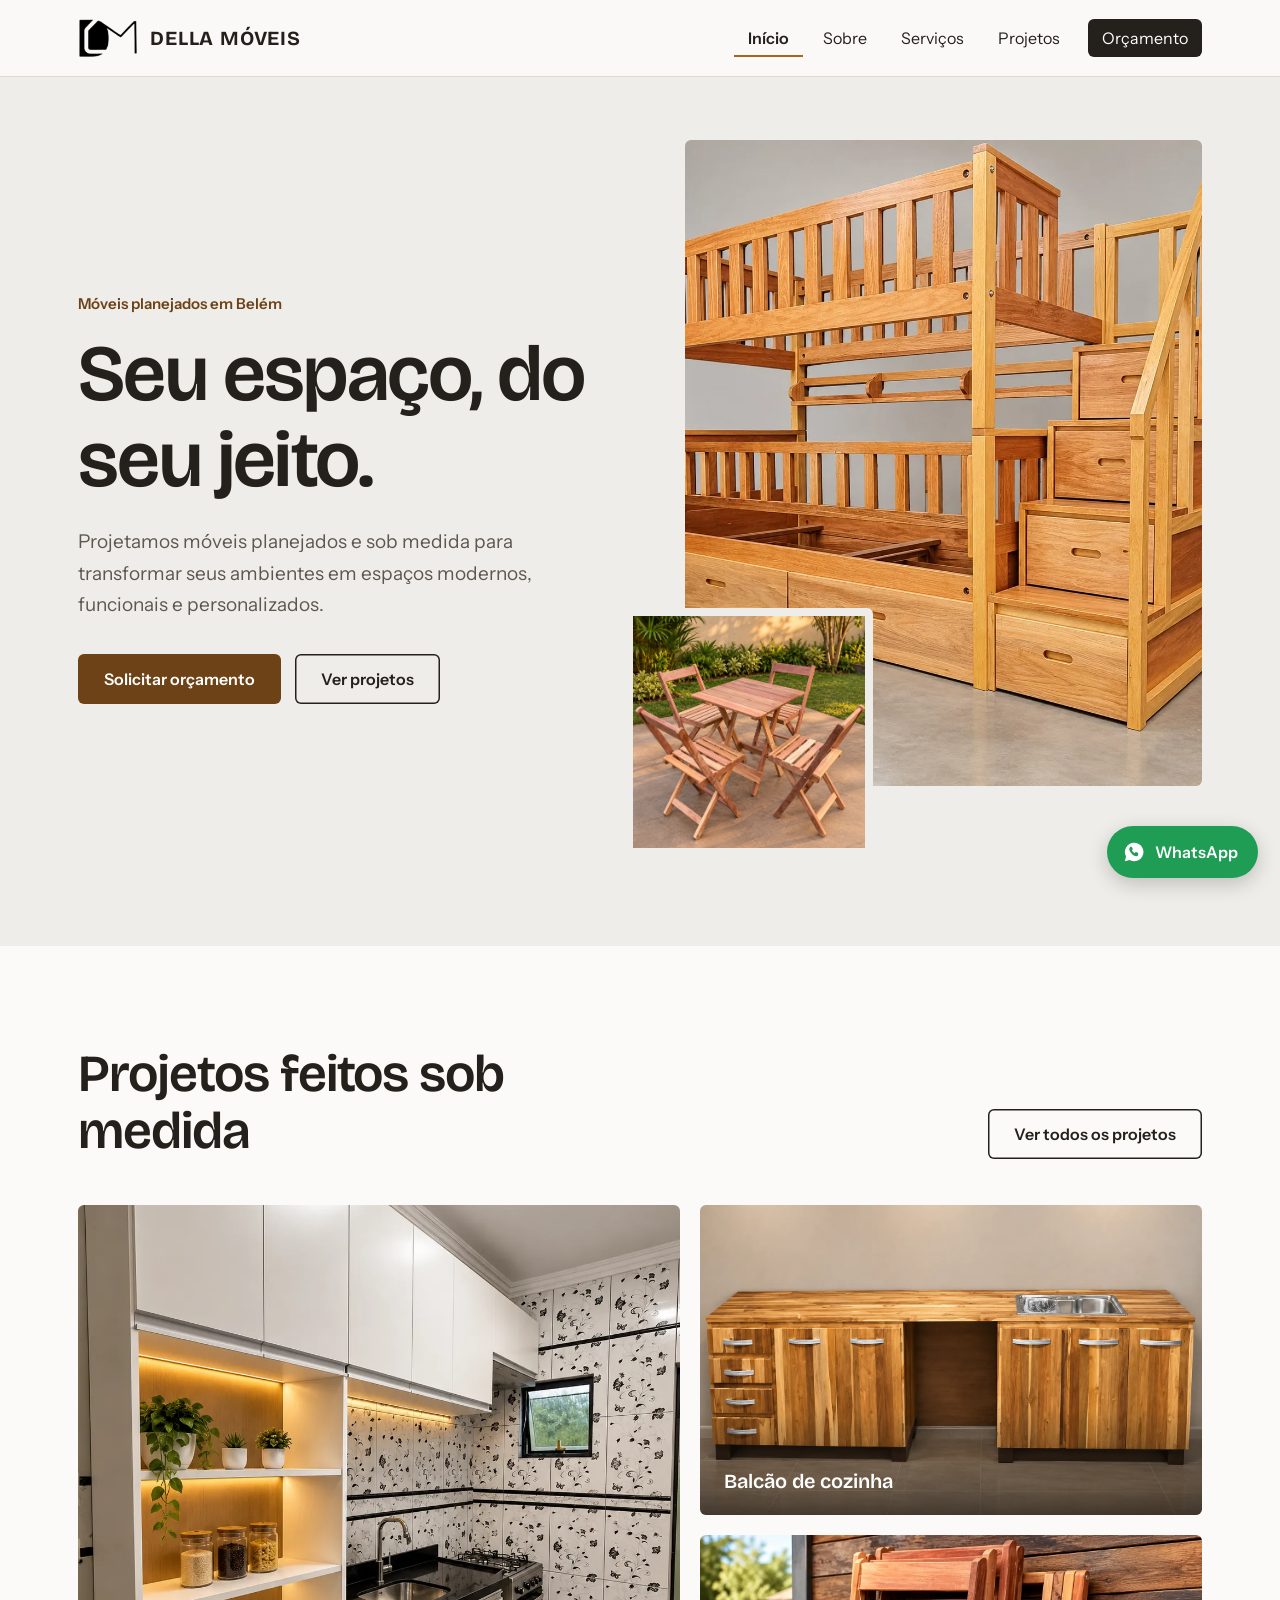
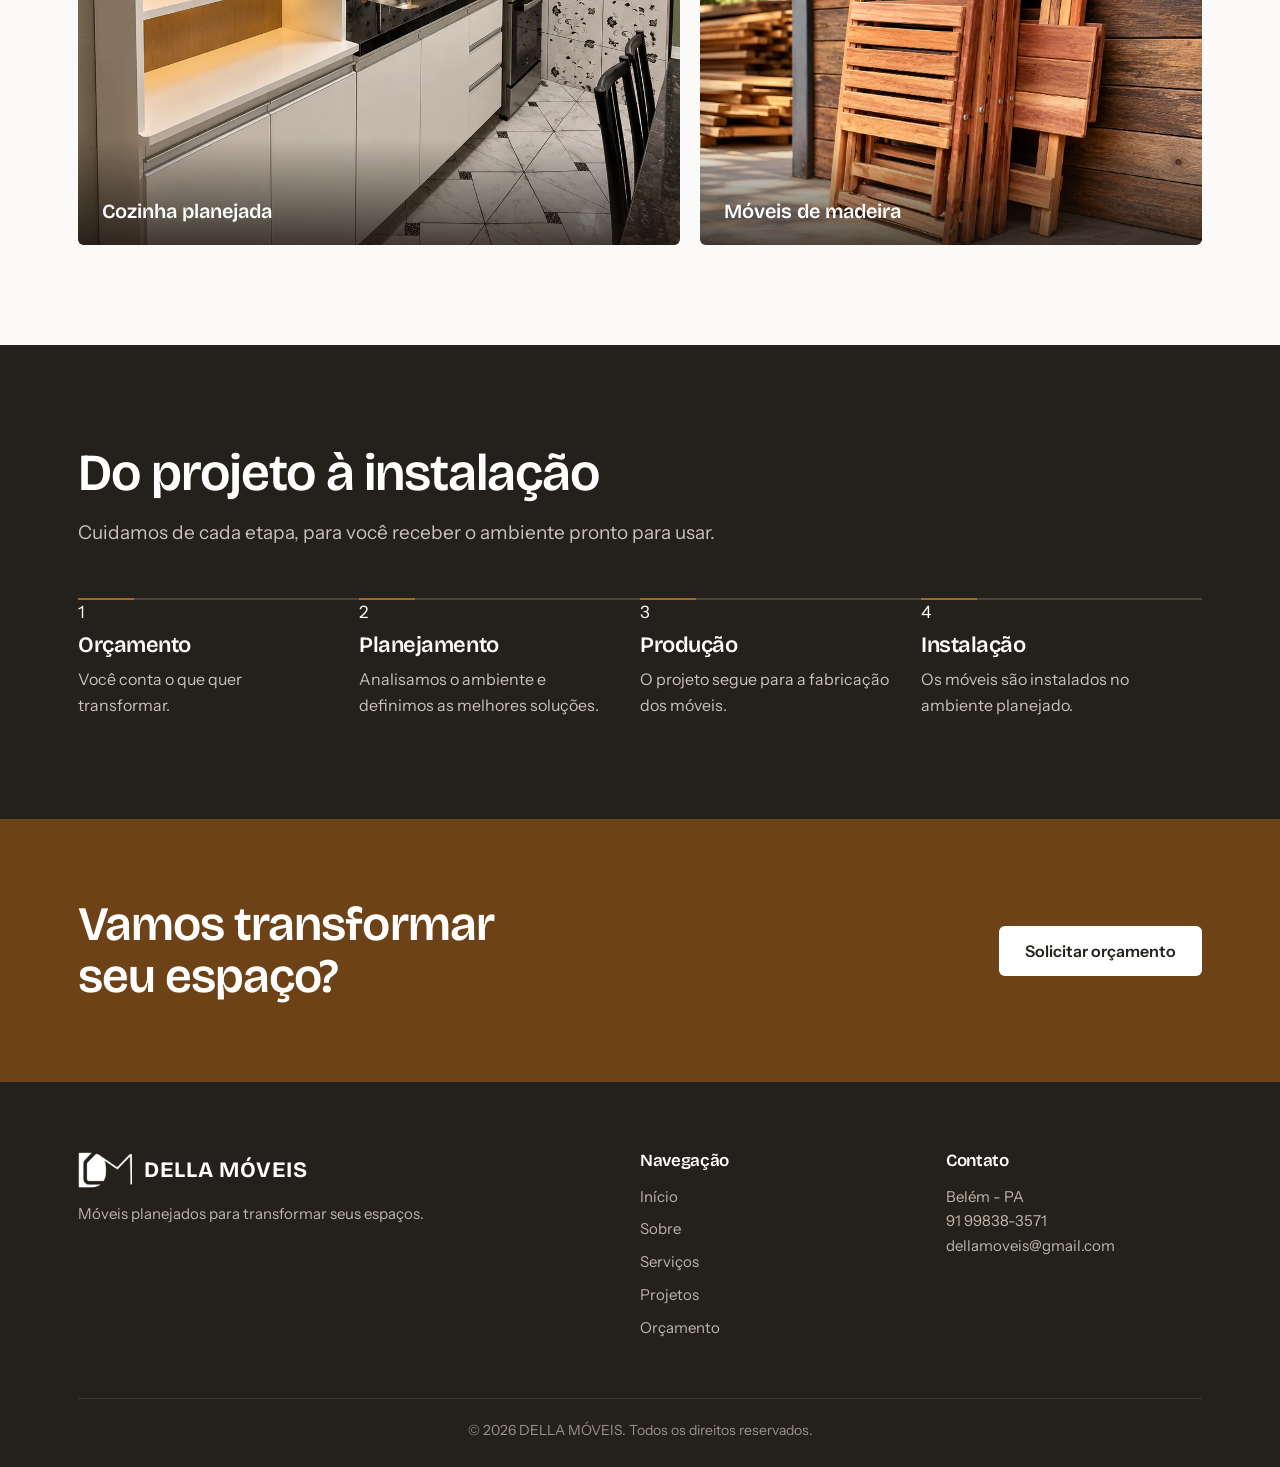
<file: dellamoveis-planejados/index.html>
<!DOCTYPE html>
<html lang="pt-BR">
<head>
<meta charset="UTF-8">
<meta name="viewport" content="width=device-width, initial-scale=1.0">
<title>DELLA MÓVEIS | Móveis Planejados</title>
<link rel="icon" type="image/png" href="imagens/marca.png">
<link rel="preconnect" href="https://fonts.googleapis.com"><link rel="preconnect" href="https://fonts.gstatic.com" crossorigin><link href="https://fonts.googleapis.com/css2?family=Bricolage+Grotesque:wght@600;700&family=Instrument+Sans:wght@400;600&display=swap" rel="stylesheet">
<link rel="stylesheet" href="css/style.css">
</head>
<body>
<header>
<nav class="navbar">
<a href="index.html" class="logo"><img src="imagens/marca.png" alt=""><span>DELLA MÓVEIS</span></a>
<ul class="menu" id="menu"><li><a href="index.html" aria-current="page">Início</a></li><li><a href="sobre.html">Sobre</a></li><li><a href="servicos.html">Serviços</a></li><li><a href="projetos.html">Projetos</a></li><li><a class="menu-cta" href="orcamento.html">Orçamento</a></li></ul>
<button class="menu-btn" id="menuBtn" aria-label="Abrir menu" aria-controls="menu">☰</button>
</nav>
</header>
<main>
<section class="hero"><div class="wrap">
<div><p class="eyebrow">Móveis planejados em Belém</p>
<h1>Seu espaço, do seu jeito.</h1>
<p class="lead">Projetamos móveis planejados e sob medida para transformar seus ambientes em espaços modernos, funcionais e personalizados.</p>
<div class="acoes"><a href="orcamento.html" class="btn">Solicitar orçamento</a><a href="projetos.html" class="btn btn-claro">Ver projetos</a></div></div>
<div class="hero-fotos"><img class="principal" src="imagens/quarto.webp" alt="Beliche de madeira com escada de gavetas"><img class="menor" src="imagens/cozinha3.webp" alt="Mesa e cadeiras de madeira em área externa"></div>
</div></section>
<section class="secao"><div class="wrap">
<div class="secao-topo"><h2>Projetos feitos sob medida</h2><a href="projetos.html" class="btn btn-claro">Ver todos os projetos</a></div>
<div class="mosaico">
<a href="projetos.html"><img src="imagens/cozinha2.webp" alt="Cozinha planejada com armários brancos e nichos iluminados"><span>Cozinha planejada</span></a>
<a href="projetos.html"><img src="imagens/cozinha.webp" alt="Balcão de cozinha em madeira com pia"><span>Balcão de cozinha</span></a>
<a href="projetos.html"><img src="imagens/banner.webp" alt="Cadeiras de madeira dobráveis"><span>Móveis de madeira</span></a>
</div></div></section>
<section class="secao servicos-resumo"><div class="wrap">
<h2 style="font-size:clamp(34px,4.4vw,52px);max-width:18ch">Do projeto à instalação</h2>
<p class="lead" style="margin-top:16px">Cuidamos de cada etapa, para você receber o ambiente pronto para usar.</p>
<ol class="passos">
<li><h3>Orçamento</h3><p>Você conta o que quer transformar.</p></li>
<li><h3>Planejamento</h3><p>Analisamos o ambiente e definimos as melhores soluções.</p></li>
<li><h3>Produção</h3><p>O projeto segue para a fabricação dos móveis.</p></li>
<li><h3>Instalação</h3><p>Os móveis são instalados no ambiente planejado.</p></li>
</ol></div></section>
<section class="chamada"><div class="wrap"><h2>Vamos transformar seu espaço?</h2><a href="orcamento.html" class="btn">Solicitar orçamento</a></div></section>
</main>
<footer>
<div class="wrap">
<div class="footer-content">
<div><div class="footer-logo"><img src="imagens/marca-clara.png" alt="">DELLA MÓVEIS</div><p>Móveis planejados para transformar seus espaços.</p></div>
<div><h3>Navegação</h3><a href="index.html">Início</a><a href="sobre.html">Sobre</a><a href="servicos.html">Serviços</a><a href="projetos.html">Projetos</a><a href="orcamento.html">Orçamento</a></div>
<div><h3>Contato</h3><p>Belém - PA</p><p>91 99838-3571</p><p>dellamoveis@gmail.com</p></div>
</div>
<div class="copyright">© 2026 DELLA MÓVEIS. Todos os direitos reservados.</div>
</div>
</footer>
<a href="https://wa.me/5591998383571" class="whatsapp" target="_blank" rel="noopener"><svg viewBox="0 0 24 24" aria-hidden="true"><path d="M12 2a10 10 0 0 0-8.7 14.9L2 22l5.2-1.4A10 10 0 1 0 12 2zm4.600 13.400c-.2.600-1.200 1.100-1.700 1.100-.4.100-1 .1-1.600-.1-3.100-1.200-5.100-4.300-5.200-4.500-.2-.2-1.200-1.600-1.200-3 0-1.400.7-2.100 1-2.400.3-.3.600-.3.800-.3h.5c.2 0 .4 0 .6.500l.8 1.900c.1.200.1.400 0 .500l-.4.600-.4.400c-.1.200-.2.300 0 .600.700 1.100 1.500 1.900 2.600 2.400.3.100.4.100.6-.1l.7-.9c.2-.2.400-.2.600-.1l1.800.9c.2.100.4.200.4.300.100.200.100.700-.1 1.300z"/></svg><span>WhatsApp</span></a>
<script src="js/script.js"></script>
</body>
</html>
</file>
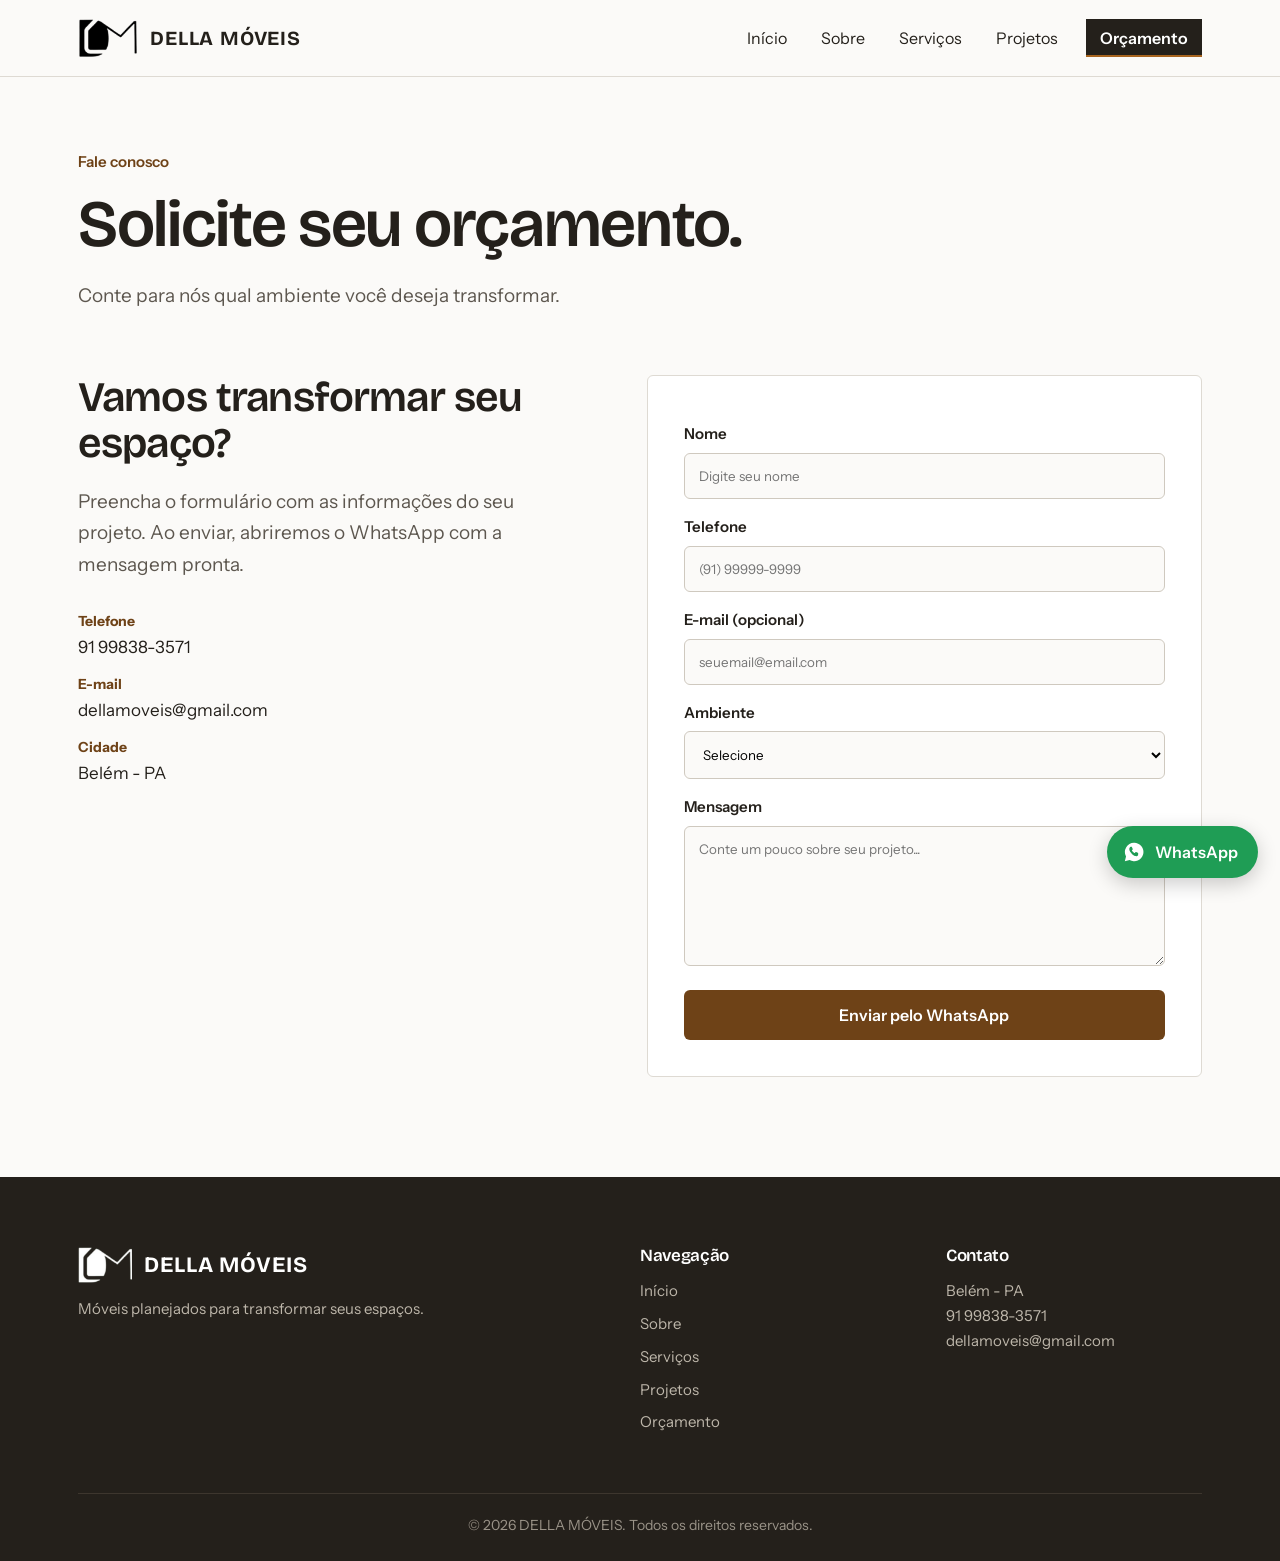
<file: dellamoveis-planejados/orcamento.html>
<!DOCTYPE html>
<html lang="pt-BR">
<head>
<meta charset="UTF-8">
<meta name="viewport" content="width=device-width, initial-scale=1.0">
<title>Orçamento | DELLA MÓVEIS</title>
<link rel="icon" type="image/png" href="imagens/marca.png">
<link rel="preconnect" href="https://fonts.googleapis.com"><link rel="preconnect" href="https://fonts.gstatic.com" crossorigin><link href="https://fonts.googleapis.com/css2?family=Bricolage+Grotesque:wght@600;700&family=Instrument+Sans:wght@400;600&display=swap" rel="stylesheet">
<link rel="stylesheet" href="css/style.css">
</head>
<body>
<header>
<nav class="navbar">
<a href="index.html" class="logo"><img src="imagens/marca.png" alt=""><span>DELLA MÓVEIS</span></a>
<ul class="menu" id="menu"><li><a href="index.html">Início</a></li><li><a href="sobre.html">Sobre</a></li><li><a href="servicos.html">Serviços</a></li><li><a href="projetos.html">Projetos</a></li><li><a class="menu-cta" href="orcamento.html" aria-current="page">Orçamento</a></li></ul>
<button class="menu-btn" id="menuBtn" aria-label="Abrir menu" aria-controls="menu">☰</button>
</nav>
</header>
<main>
<section class="pagina"><div class="wrap">
<div class="pagina-header"><p class="eyebrow">Fale conosco</p><h1>Solicite seu orçamento.</h1><p class="lead">Conte para nós qual ambiente você deseja transformar.</p></div>
<div class="orcamento-pagina">
<div class="orcamento-texto"><h2>Vamos transformar seu espaço?</h2>
<p class="lead">Preencha o formulário com as informações do seu projeto. Ao enviar, abriremos o WhatsApp com a mensagem pronta.</p>
<div class="contato-info"><p><b>Telefone</b>91 99838-3571</p><p><b>E-mail</b>dellamoveis@gmail.com</p><p><b>Cidade</b>Belém - PA</p></div></div>
<form id="formOrcamento">
<label for="nome">Nome</label><input type="text" id="nome" name="nome" placeholder="Digite seu nome" required>
<label for="telefone">Telefone</label><input type="tel" id="telefone" name="telefone" placeholder="(91) 99999-9999" required>
<label for="email">E-mail (opcional)</label><input type="email" id="email" name="email" placeholder="seuemail@email.com">
<label for="ambiente">Ambiente</label><select id="ambiente" name="ambiente" required><option value="">Selecione</option><option>Cozinha</option><option>Quarto</option><option>Sala</option><option>Escritório</option><option>Banheiro</option><option>Outro</option></select>
<label for="mensagem">Mensagem</label><textarea id="mensagem" name="mensagem" placeholder="Conte um pouco sobre seu projeto..." required></textarea>
<button type="submit" class="btn">Enviar pelo WhatsApp</button>
</form></div></div></section>
</main>
<footer>
<div class="wrap">
<div class="footer-content">
<div><div class="footer-logo"><img src="imagens/marca-clara.png" alt="">DELLA MÓVEIS</div><p>Móveis planejados para transformar seus espaços.</p></div>
<div><h3>Navegação</h3><a href="index.html">Início</a><a href="sobre.html">Sobre</a><a href="servicos.html">Serviços</a><a href="projetos.html">Projetos</a><a href="orcamento.html">Orçamento</a></div>
<div><h3>Contato</h3><p>Belém - PA</p><p>91 99838-3571</p><p>dellamoveis@gmail.com</p></div>
</div>
<div class="copyright">© 2026 DELLA MÓVEIS. Todos os direitos reservados.</div>
</div>
</footer>
<a href="https://wa.me/5591998383571" class="whatsapp" target="_blank" rel="noopener"><svg viewBox="0 0 24 24" aria-hidden="true"><path d="M12 2a10 10 0 0 0-8.7 14.9L2 22l5.2-1.4A10 10 0 1 0 12 2zm4.600 13.400c-.2.600-1.200 1.100-1.700 1.100-.4.100-1 .1-1.600-.1-3.100-1.200-5.100-4.300-5.200-4.500-.2-.2-1.200-1.600-1.200-3 0-1.400.7-2.100 1-2.400.3-.3.600-.3.800-.3h.5c.2 0 .4 0 .6.500l.8 1.900c.1.200.1.400 0 .500l-.4.600-.4.400c-.1.200-.2.300 0 .600.700 1.100 1.500 1.900 2.600 2.400.3.100.4.100.6-.1l.7-.9c.2-.2.400-.2.600-.1l1.800.9c.2.100.4.200.4.300.100.200.100.700-.1 1.300z"/></svg><span>WhatsApp</span></a>
<script src="js/script.js"></script>
</body>
</html>
</file>
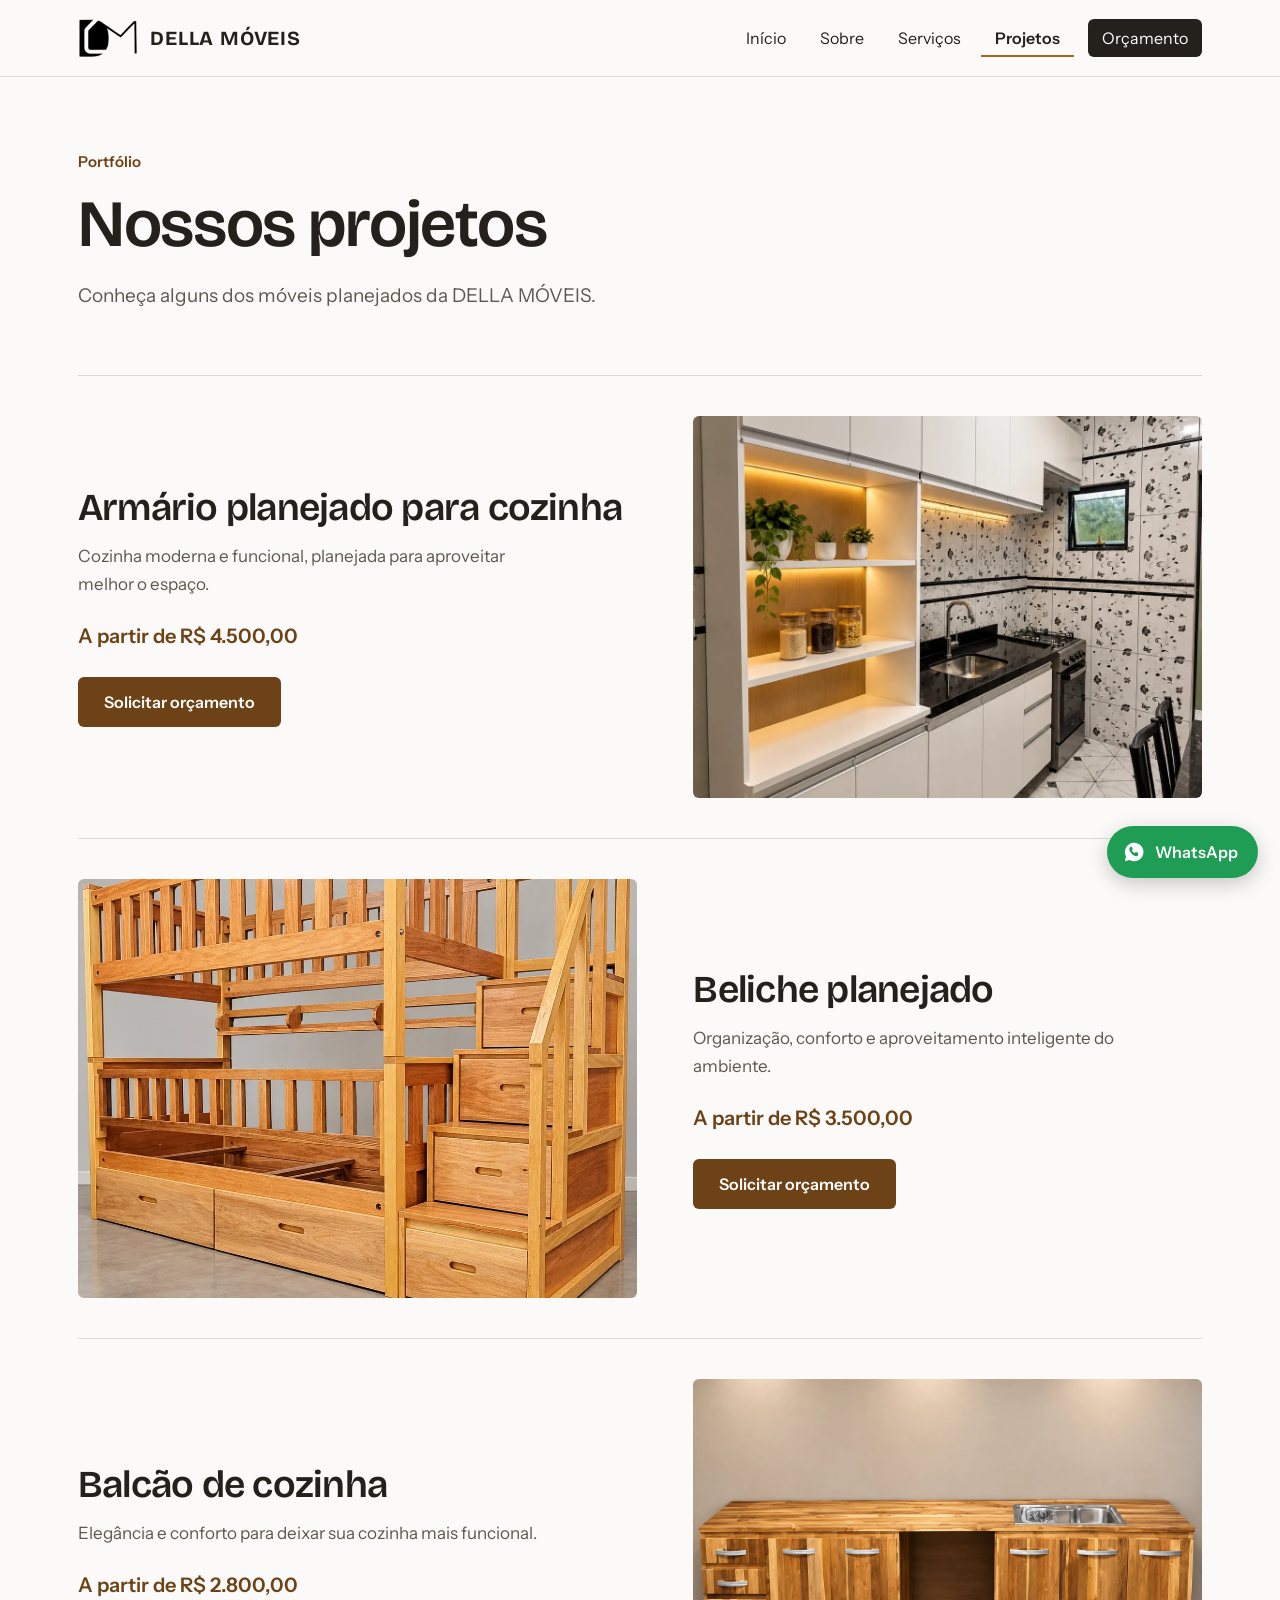
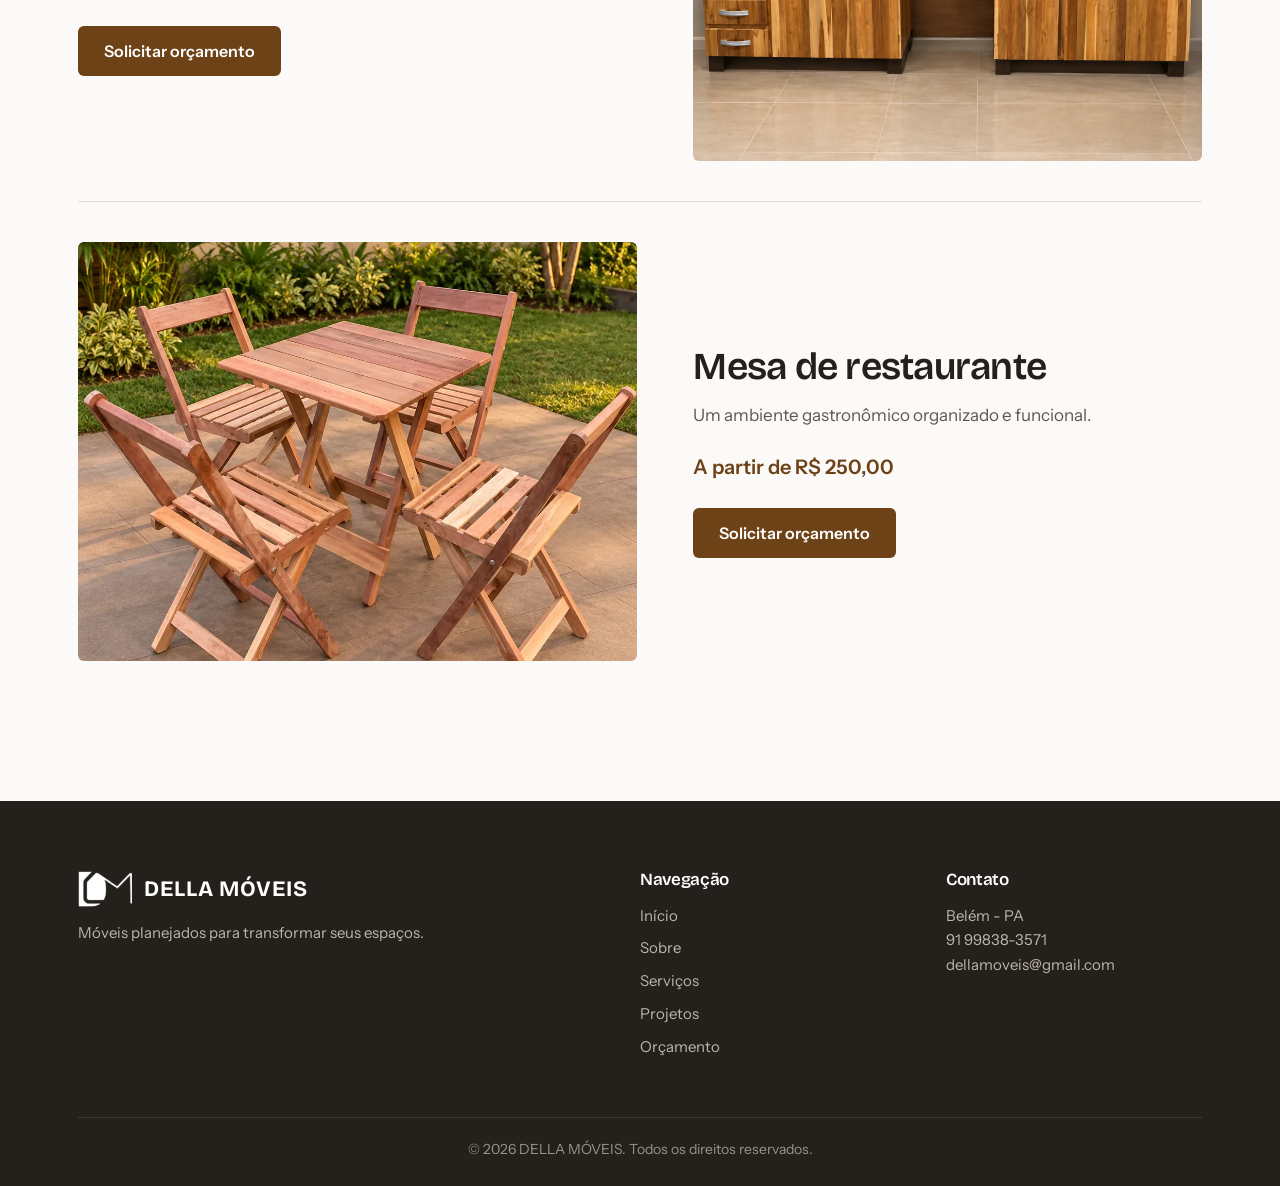
<file: dellamoveis-planejados/projetos.html>
<!DOCTYPE html>
<html lang="pt-BR">
<head>
<meta charset="UTF-8">
<meta name="viewport" content="width=device-width, initial-scale=1.0">
<title>Projetos | DELLA MÓVEIS</title>
<link rel="icon" type="image/png" href="imagens/marca.png">
<link rel="preconnect" href="https://fonts.googleapis.com"><link rel="preconnect" href="https://fonts.gstatic.com" crossorigin><link href="https://fonts.googleapis.com/css2?family=Bricolage+Grotesque:wght@600;700&family=Instrument+Sans:wght@400;600&display=swap" rel="stylesheet">
<link rel="stylesheet" href="css/style.css">
</head>
<body>
<header>
<nav class="navbar">
<a href="index.html" class="logo"><img src="imagens/marca.png" alt=""><span>DELLA MÓVEIS</span></a>
<ul class="menu" id="menu"><li><a href="index.html">Início</a></li><li><a href="sobre.html">Sobre</a></li><li><a href="servicos.html">Serviços</a></li><li><a href="projetos.html" aria-current="page">Projetos</a></li><li><a class="menu-cta" href="orcamento.html">Orçamento</a></li></ul>
<button class="menu-btn" id="menuBtn" aria-label="Abrir menu" aria-controls="menu">☰</button>
</nav>
</header>
<main>
<section class="pagina"><div class="wrap">
<div class="pagina-header"><p class="eyebrow">Portfólio</p><h1>Nossos projetos</h1><p class="lead">Conheça alguns dos móveis planejados da DELLA MÓVEIS.</p></div>
<article class="projeto"><div class="projeto-foto"><img src="imagens/cozinha2.webp" alt="Cozinha planejada com armários brancos e nichos iluminados" loading="lazy"></div><div><h2>Armário planejado para cozinha</h2><p>Cozinha moderna e funcional, planejada para aproveitar melhor o espaço.</p><div class="preco">A partir de R$ 4.500,00</div><a href="orcamento.html" class="btn">Solicitar orçamento</a></div></article><article class="projeto"><div class="projeto-foto"><img src="imagens/quarto.webp" alt="Beliche de madeira com escada de gavetas" loading="lazy"></div><div><h2>Beliche planejado</h2><p>Organização, conforto e aproveitamento inteligente do ambiente.</p><div class="preco">A partir de R$ 3.500,00</div><a href="orcamento.html" class="btn">Solicitar orçamento</a></div></article><article class="projeto"><div class="projeto-foto"><img src="imagens/cozinha.webp" alt="Balcão de cozinha em madeira com pia" loading="lazy"></div><div><h2>Balcão de cozinha</h2><p>Elegância e conforto para deixar sua cozinha mais funcional.</p><div class="preco">A partir de R$ 2.800,00</div><a href="orcamento.html" class="btn">Solicitar orçamento</a></div></article><article class="projeto"><div class="projeto-foto"><img src="imagens/cozinha3.webp" alt="Mesa e cadeiras de madeira em área externa" loading="lazy"></div><div><h2>Mesa de restaurante</h2><p>Um ambiente gastronômico organizado e funcional.</p><div class="preco">A partir de R$ 250,00</div><a href="orcamento.html" class="btn">Solicitar orçamento</a></div></article></div></section>
</main>
<footer>
<div class="wrap">
<div class="footer-content">
<div><div class="footer-logo"><img src="imagens/marca-clara.png" alt="">DELLA MÓVEIS</div><p>Móveis planejados para transformar seus espaços.</p></div>
<div><h3>Navegação</h3><a href="index.html">Início</a><a href="sobre.html">Sobre</a><a href="servicos.html">Serviços</a><a href="projetos.html">Projetos</a><a href="orcamento.html">Orçamento</a></div>
<div><h3>Contato</h3><p>Belém - PA</p><p>91 99838-3571</p><p>dellamoveis@gmail.com</p></div>
</div>
<div class="copyright">© 2026 DELLA MÓVEIS. Todos os direitos reservados.</div>
</div>
</footer>
<a href="https://wa.me/5591998383571" class="whatsapp" target="_blank" rel="noopener"><svg viewBox="0 0 24 24" aria-hidden="true"><path d="M12 2a10 10 0 0 0-8.7 14.9L2 22l5.2-1.4A10 10 0 1 0 12 2zm4.600 13.400c-.2.600-1.200 1.100-1.700 1.100-.4.100-1 .1-1.600-.1-3.100-1.200-5.100-4.300-5.200-4.500-.2-.2-1.200-1.600-1.200-3 0-1.400.7-2.100 1-2.400.3-.3.600-.3.800-.3h.5c.2 0 .4 0 .6.500l.8 1.900c.1.200.1.400 0 .500l-.4.600-.4.400c-.1.200-.2.300 0 .600.700 1.100 1.500 1.900 2.600 2.400.3.100.4.100.6-.1l.7-.9c.2-.2.400-.2.600-.1l1.800.9c.2.100.4.200.4.300.100.200.100.700-.1 1.300z"/></svg><span>WhatsApp</span></a>
<script src="js/script.js"></script>
</body>
</html>
</file>
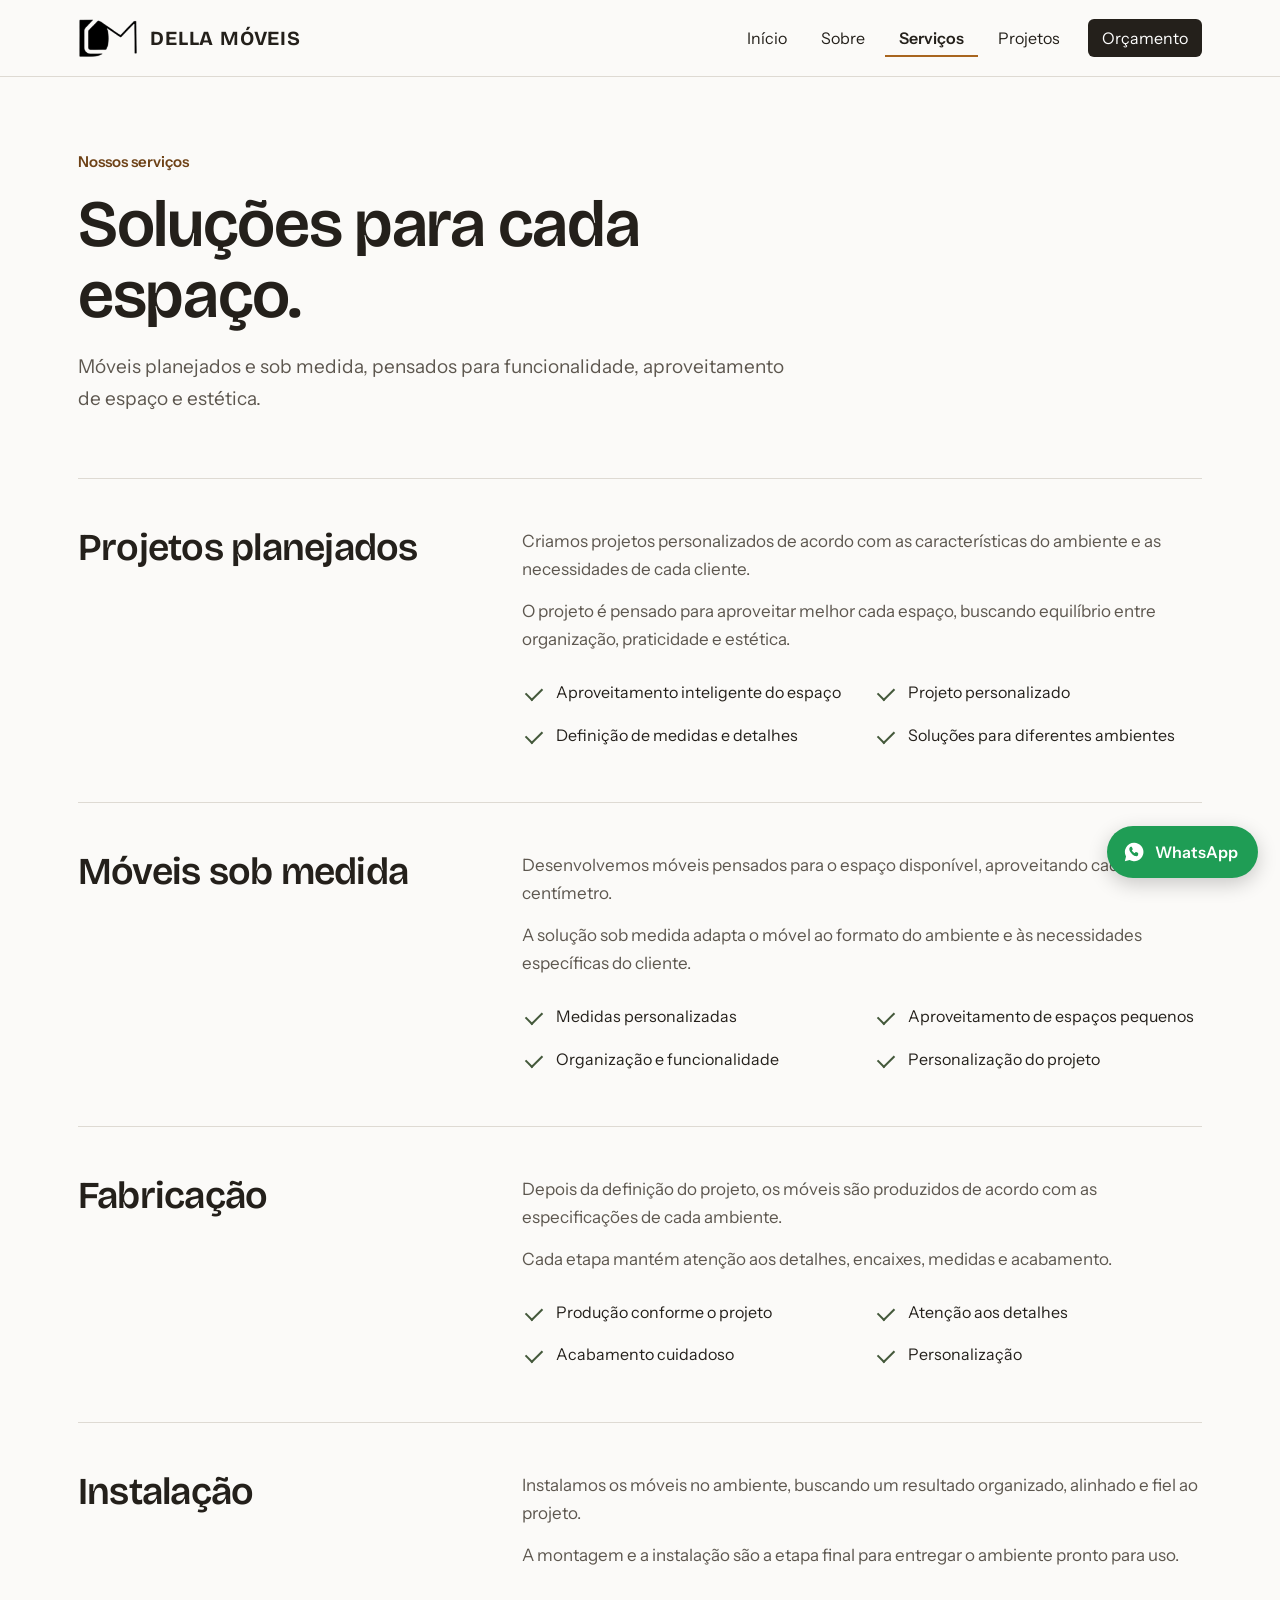
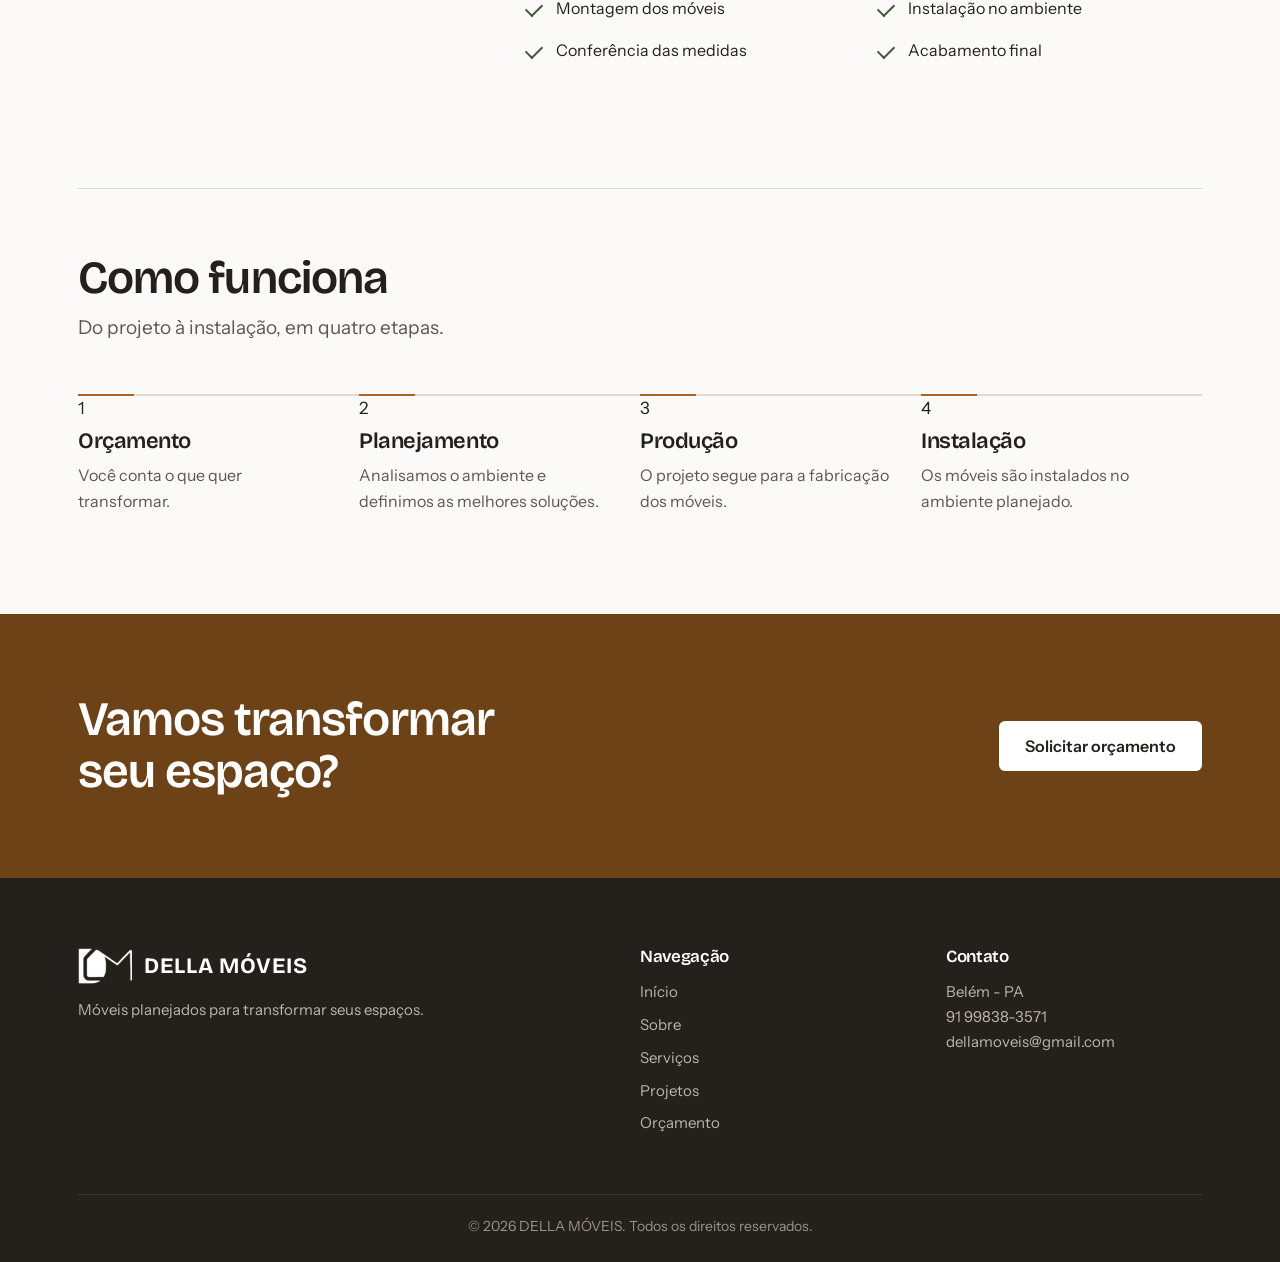
<file: dellamoveis-planejados/servicos.html>
<!DOCTYPE html>
<html lang="pt-BR">
<head>
<meta charset="UTF-8">
<meta name="viewport" content="width=device-width, initial-scale=1.0">
<title>Serviços | DELLA MÓVEIS</title>
<link rel="icon" type="image/png" href="imagens/marca.png">
<link rel="preconnect" href="https://fonts.googleapis.com"><link rel="preconnect" href="https://fonts.gstatic.com" crossorigin><link href="https://fonts.googleapis.com/css2?family=Bricolage+Grotesque:wght@600;700&family=Instrument+Sans:wght@400;600&display=swap" rel="stylesheet">
<link rel="stylesheet" href="css/style.css">
</head>
<body>
<header>
<nav class="navbar">
<a href="index.html" class="logo"><img src="imagens/marca.png" alt=""><span>DELLA MÓVEIS</span></a>
<ul class="menu" id="menu"><li><a href="index.html">Início</a></li><li><a href="sobre.html">Sobre</a></li><li><a href="servicos.html" aria-current="page">Serviços</a></li><li><a href="projetos.html">Projetos</a></li><li><a class="menu-cta" href="orcamento.html">Orçamento</a></li></ul>
<button class="menu-btn" id="menuBtn" aria-label="Abrir menu" aria-controls="menu">☰</button>
</nav>
</header>
<main>
<section class="pagina"><div class="wrap">
<div class="pagina-header"><p class="eyebrow">Nossos serviços</p><h1>Soluções para cada espaço.</h1><p class="lead">Móveis planejados e sob medida, pensados para funcionalidade, aproveitamento de espaço e estética.</p></div>
<div class="servico"><h2>Projetos planejados</h2><div><p>Criamos projetos personalizados de acordo com as características do ambiente e as necessidades de cada cliente.</p><p>O projeto é pensado para aproveitar melhor cada espaço, buscando equilíbrio entre organização, praticidade e estética.</p><div class="servico-lista"><span>Aproveitamento inteligente do espaço</span><span>Projeto personalizado</span><span>Definição de medidas e detalhes</span><span>Soluções para diferentes ambientes</span></div></div></div><div class="servico"><h2>Móveis sob medida</h2><div><p>Desenvolvemos móveis pensados para o espaço disponível, aproveitando cada centímetro.</p><p>A solução sob medida adapta o móvel ao formato do ambiente e às necessidades específicas do cliente.</p><div class="servico-lista"><span>Medidas personalizadas</span><span>Aproveitamento de espaços pequenos</span><span>Organização e funcionalidade</span><span>Personalização do projeto</span></div></div></div><div class="servico"><h2>Fabricação</h2><div><p>Depois da definição do projeto, os móveis são produzidos de acordo com as especificações de cada ambiente.</p><p>Cada etapa mantém atenção aos detalhes, encaixes, medidas e acabamento.</p><div class="servico-lista"><span>Produção conforme o projeto</span><span>Atenção aos detalhes</span><span>Acabamento cuidadoso</span><span>Personalização</span></div></div></div><div class="servico"><h2>Instalação</h2><div><p>Instalamos os móveis no ambiente, buscando um resultado organizado, alinhado e fiel ao projeto.</p><p>A montagem e a instalação são a etapa final para entregar o ambiente pronto para uso.</p><div class="servico-lista"><span>Montagem dos móveis</span><span>Instalação no ambiente</span><span>Conferência das medidas</span><span>Acabamento final</span></div></div></div>
<div class="processo"><h2>Como funciona</h2><p class="lead">Do projeto à instalação, em quatro etapas.</p><ol class="passos">
<li><h3>Orçamento</h3><p>Você conta o que quer transformar.</p></li>
<li><h3>Planejamento</h3><p>Analisamos o ambiente e definimos as melhores soluções.</p></li>
<li><h3>Produção</h3><p>O projeto segue para a fabricação dos móveis.</p></li>
<li><h3>Instalação</h3><p>Os móveis são instalados no ambiente planejado.</p></li>
</ol></div>
</div></section>
<section class="chamada"><div class="wrap"><h2>Vamos transformar seu espaço?</h2><a href="orcamento.html" class="btn">Solicitar orçamento</a></div></section>
</main>
<footer>
<div class="wrap">
<div class="footer-content">
<div><div class="footer-logo"><img src="imagens/marca-clara.png" alt="">DELLA MÓVEIS</div><p>Móveis planejados para transformar seus espaços.</p></div>
<div><h3>Navegação</h3><a href="index.html">Início</a><a href="sobre.html">Sobre</a><a href="servicos.html">Serviços</a><a href="projetos.html">Projetos</a><a href="orcamento.html">Orçamento</a></div>
<div><h3>Contato</h3><p>Belém - PA</p><p>91 99838-3571</p><p>dellamoveis@gmail.com</p></div>
</div>
<div class="copyright">© 2026 DELLA MÓVEIS. Todos os direitos reservados.</div>
</div>
</footer>
<a href="https://wa.me/5591998383571" class="whatsapp" target="_blank" rel="noopener"><svg viewBox="0 0 24 24" aria-hidden="true"><path d="M12 2a10 10 0 0 0-8.7 14.9L2 22l5.2-1.4A10 10 0 1 0 12 2zm4.600 13.400c-.2.600-1.200 1.100-1.700 1.100-.4.100-1 .1-1.600-.1-3.100-1.200-5.100-4.300-5.200-4.500-.2-.2-1.200-1.600-1.200-3 0-1.400.7-2.100 1-2.400.3-.3.600-.3.800-.3h.5c.2 0 .4 0 .6.500l.8 1.900c.1.200.1.400 0 .500l-.4.600-.4.400c-.1.200-.2.300 0 .600.700 1.100 1.500 1.900 2.600 2.400.3.100.4.100.6-.1l.7-.9c.2-.2.400-.2.600-.1l1.800.9c.2.100.4.200.4.300.100.200.100.700-.1 1.300z"/></svg><span>WhatsApp</span></a>
<script src="js/script.js"></script>
</body>
</html>
</file>
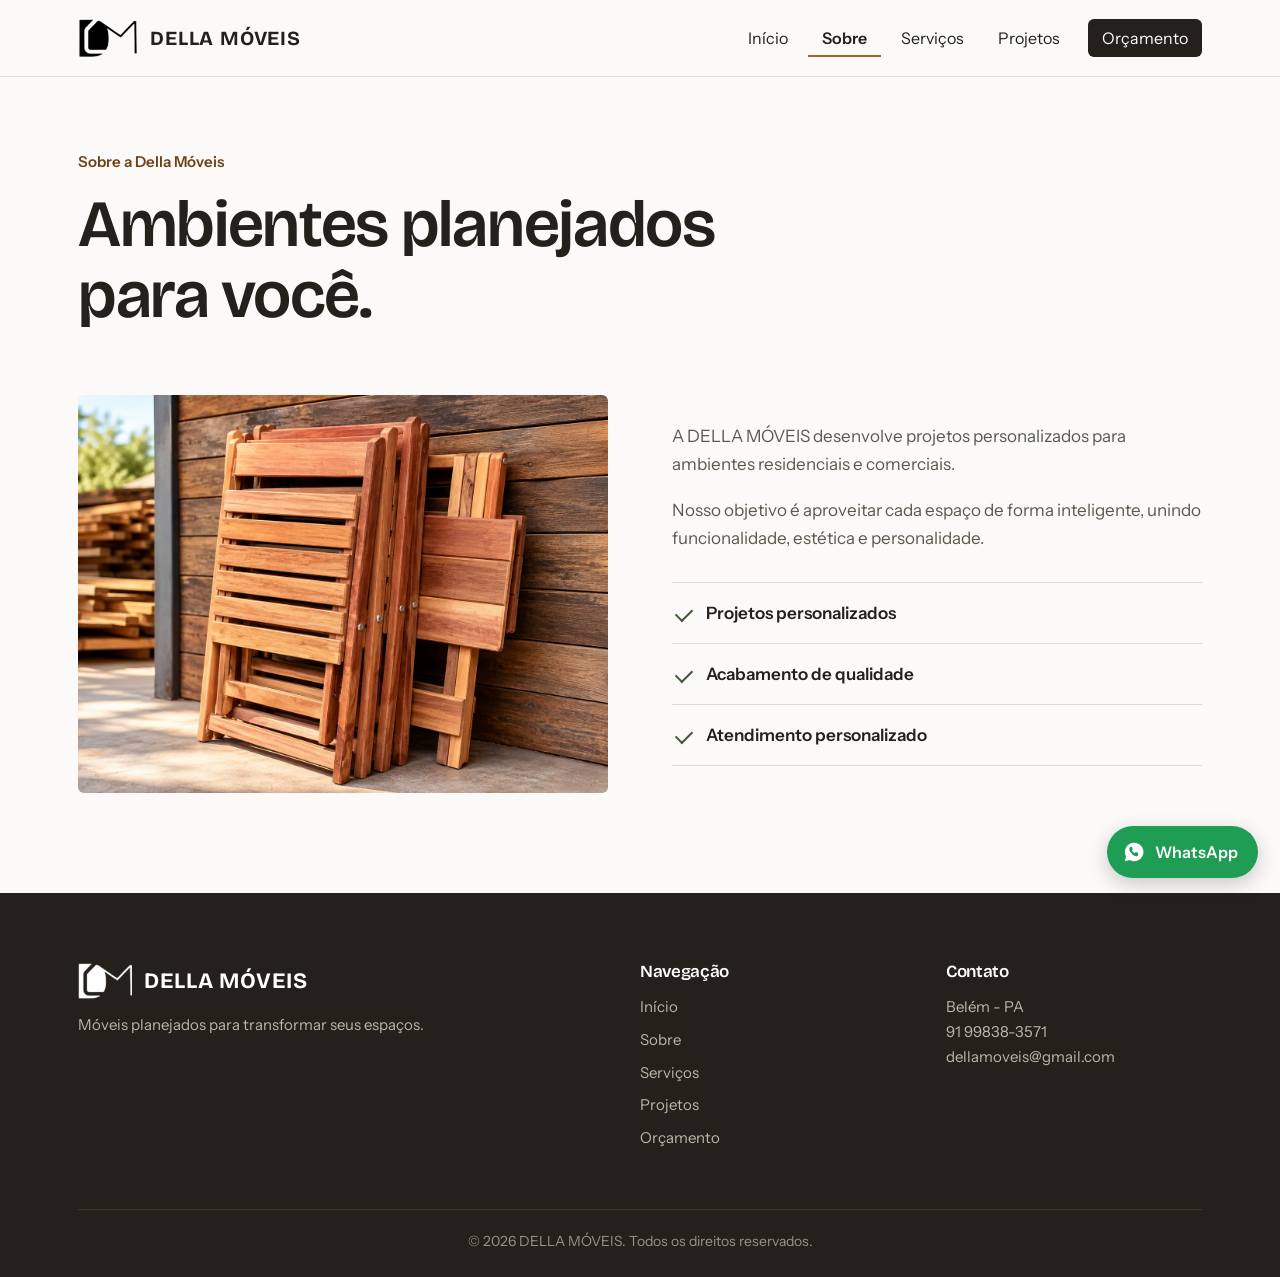
<file: dellamoveis-planejados/sobre.html>
<!DOCTYPE html>
<html lang="pt-BR">
<head>
<meta charset="UTF-8">
<meta name="viewport" content="width=device-width, initial-scale=1.0">
<title>Sobre | DELLA MÓVEIS</title>
<link rel="icon" type="image/png" href="imagens/marca.png">
<link rel="preconnect" href="https://fonts.googleapis.com"><link rel="preconnect" href="https://fonts.gstatic.com" crossorigin><link href="https://fonts.googleapis.com/css2?family=Bricolage+Grotesque:wght@600;700&family=Instrument+Sans:wght@400;600&display=swap" rel="stylesheet">
<link rel="stylesheet" href="css/style.css">
</head>
<body>
<header>
<nav class="navbar">
<a href="index.html" class="logo"><img src="imagens/marca.png" alt=""><span>DELLA MÓVEIS</span></a>
<ul class="menu" id="menu"><li><a href="index.html">Início</a></li><li><a href="sobre.html" aria-current="page">Sobre</a></li><li><a href="servicos.html">Serviços</a></li><li><a href="projetos.html">Projetos</a></li><li><a class="menu-cta" href="orcamento.html">Orçamento</a></li></ul>
<button class="menu-btn" id="menuBtn" aria-label="Abrir menu" aria-controls="menu">☰</button>
</nav>
</header>
<main>
<section class="pagina"><div class="wrap">
<div class="pagina-header"><p class="eyebrow">Sobre a Della Móveis</p><h1>Ambientes planejados para você.</h1></div>
<div class="sobre-pagina">
<img src="imagens/banner.webp" alt="Cadeiras de madeira dobráveis encostadas em parede de madeira">
<div class="texto-pagina">
<p>A DELLA MÓVEIS desenvolve projetos personalizados para ambientes residenciais e comerciais.</p>
<p>Nosso objetivo é aproveitar cada espaço de forma inteligente, unindo funcionalidade, estética e personalidade.</p>
<div class="diferenciais"><div>Projetos personalizados</div><div>Acabamento de qualidade</div><div>Atendimento personalizado</div></div>
</div></div></div></section>
</main>
<footer>
<div class="wrap">
<div class="footer-content">
<div><div class="footer-logo"><img src="imagens/marca-clara.png" alt="">DELLA MÓVEIS</div><p>Móveis planejados para transformar seus espaços.</p></div>
<div><h3>Navegação</h3><a href="index.html">Início</a><a href="sobre.html">Sobre</a><a href="servicos.html">Serviços</a><a href="projetos.html">Projetos</a><a href="orcamento.html">Orçamento</a></div>
<div><h3>Contato</h3><p>Belém - PA</p><p>91 99838-3571</p><p>dellamoveis@gmail.com</p></div>
</div>
<div class="copyright">© 2026 DELLA MÓVEIS. Todos os direitos reservados.</div>
</div>
</footer>
<a href="https://wa.me/5591998383571" class="whatsapp" target="_blank" rel="noopener"><svg viewBox="0 0 24 24" aria-hidden="true"><path d="M12 2a10 10 0 0 0-8.7 14.9L2 22l5.2-1.4A10 10 0 1 0 12 2zm4.600 13.400c-.2.600-1.200 1.100-1.700 1.100-.4.100-1 .1-1.600-.1-3.100-1.200-5.100-4.300-5.200-4.500-.2-.2-1.200-1.600-1.200-3 0-1.400.7-2.100 1-2.400.3-.3.600-.3.800-.3h.5c.2 0 .4 0 .6.500l.8 1.900c.1.200.1.400 0 .500l-.4.600-.4.400c-.1.200-.2.300 0 .600.700 1.100 1.500 1.900 2.600 2.400.3.100.4.100.6-.1l.7-.9c.2-.2.400-.2.600-.1l1.800.9c.2.100.4.200.4.300.100.200.100.700-.1 1.300z"/></svg><span>WhatsApp</span></a>
<script src="js/script.js"></script>
</body>
</html>
</file>
<file: dellamoveis-planejados/css/style.css>
:root{--tinta:#24201b;--madeira:#a8651f;--madeira-esc:#6e4217;--folha:#44593b;--pedra:#efede9;--pedra-esc:#dedad3;--branco:#fbfaf8;--cinza:#5d574f;--raio:6px}
*{margin:0;padding:0;box-sizing:border-box}
html{scroll-behavior:smooth}
body{font-family:"Instrument Sans",system-ui,sans-serif;color:var(--tinta);background:var(--branco);line-height:1.65;font-size:17px}
h1,h2,h3{font-family:"Bricolage Grotesque","Instrument Sans",system-ui,sans-serif;line-height:1.08;letter-spacing:-.02em;font-weight:600}
img{max-width:100%;display:block}
a{color:inherit}
:focus-visible{outline:3px solid var(--madeira);outline-offset:3px}
.wrap{max-width:1180px;margin:auto;padding:0 28px}
.lead{font-size:19px;color:var(--cinza);max-width:56ch}
.eyebrow{font-weight:600;color:var(--madeira-esc);font-size:15px;margin-bottom:14px}

/* topo */
header{position:fixed;inset:0 0 auto 0;z-index:100;background:rgba(251,250,248,.94);backdrop-filter:blur(10px);border-bottom:1px solid var(--pedra-esc)}
.navbar{max-width:1180px;margin:auto;height:76px;padding:0 28px;display:flex;align-items:center;justify-content:space-between}
.logo{display:flex;align-items:center;gap:12px;text-decoration:none;font-family:"Bricolage Grotesque",sans-serif;font-weight:700;font-size:20px;letter-spacing:.04em}
.logo img{height:40px;width:auto}
.menu{display:flex;list-style:none;gap:6px;align-items:center}
.menu a{text-decoration:none;font-size:16px;padding:9px 14px;border-radius:var(--raio);transition:background .2s}
.menu a:hover{background:var(--pedra)}
.menu a[aria-current]{font-weight:600;box-shadow:inset 0 -2px 0 var(--madeira);border-radius:0}
.menu .menu-cta{background:var(--tinta);color:#fff;margin-left:8px}
.menu .menu-cta:hover{background:var(--madeira-esc)}
.menu-btn{display:none;border:1px solid var(--pedra-esc);background:#fff;font-size:22px;width:46px;height:46px;border-radius:var(--raio);cursor:pointer}

/* botões */
.btn{display:inline-block;border:0;padding:15px 26px;background:var(--madeira-esc);color:#fff;text-decoration:none;cursor:pointer;font:600 16px "Instrument Sans",sans-serif;border-radius:var(--raio);transition:background .2s}
.btn:hover{background:var(--tinta)}
.btn-claro{background:transparent;color:var(--tinta);box-shadow:inset 0 0 0 1.5px var(--tinta)}
.btn-claro:hover{background:var(--tinta);color:#fff}

/* início */
.hero{padding:140px 0 90px;background:var(--pedra)}
.hero .wrap{display:grid;grid-template-columns:1.05fr 1fr;gap:64px;align-items:center}
.hero h1{font-size:clamp(44px,6.2vw,80px);margin:0 0 24px}
.hero .lead{margin-bottom:34px}
.acoes{display:flex;gap:14px;flex-wrap:wrap}
.hero-fotos{position:relative;padding-bottom:70px}
.hero-fotos .principal{width:100%;aspect-ratio:4/5;object-fit:cover;border-radius:var(--raio)}
.hero-fotos .menor{position:absolute;width:48%;aspect-ratio:1;object-fit:cover;left:-60px;bottom:0;border-radius:var(--raio);border:8px solid var(--pedra)}
.secao{padding:100px 0}
.secao-topo{display:flex;justify-content:space-between;align-items:end;gap:30px;margin-bottom:46px;flex-wrap:wrap}
.secao-topo h2{font-size:clamp(34px,4.4vw,52px);max-width:16ch}
.mosaico{display:grid;grid-template-columns:1.2fr 1fr;grid-template-rows:1fr 1fr;gap:20px;height:640px}
.mosaico a{position:relative;overflow:hidden;border-radius:var(--raio);display:block;text-decoration:none;color:#fff}
.mosaico a:first-child{grid-row:span 2}
.mosaico img{width:100%;height:100%;object-fit:cover;transition:transform .6s}
.mosaico a:hover img{transform:scale(1.04)}
.mosaico span{position:absolute;left:0;right:0;bottom:0;padding:60px 24px 22px;background:linear-gradient(transparent,rgba(20,15,10,.75));font:600 20px "Bricolage Grotesque",sans-serif}
.servicos-resumo{background:var(--tinta);color:#fff}
.servicos-resumo .lead{color:#c9c3b9}
.passos{list-style:none;display:grid;grid-template-columns:repeat(4,1fr);gap:0;margin-top:50px;counter-reset:p}
.passos li{counter-increment:p;padding:26px 26px 0 0;border-top:2px solid #4a433a;position:relative}
.passos li::before{content:counter(p);position:absolute;top:-2px;left:0;width:56px;height:2px;background:var(--madeira)}
.passos h3{font-size:22px;margin:8px 0 8px}
.passos p{color:#c9c3b9;font-size:16px}
.chamada{background:var(--madeira-esc);color:#fff;padding:80px 0}
.chamada .wrap{display:flex;justify-content:space-between;align-items:center;gap:30px;flex-wrap:wrap}
.chamada h2{font-size:clamp(32px,4vw,48px);max-width:16ch}
.chamada .btn{background:#fff;color:var(--tinta)}
.chamada .btn:hover{background:var(--pedra)}

/* páginas internas */
.pagina{padding:150px 0 100px}
.pagina-header{max-width:760px;margin-bottom:64px}
.pagina-header h1{font-size:clamp(40px,5.4vw,66px);margin-bottom:20px}
.sobre-pagina{display:grid;grid-template-columns:1fr 1fr;gap:64px;align-items:center}
.sobre-pagina img{width:100%;aspect-ratio:4/3;object-fit:cover;border-radius:var(--raio)}
.texto-pagina p{color:var(--cinza);margin-bottom:18px}
.diferenciais{margin-top:30px;border-top:1px solid var(--pedra-esc)}
.diferenciais div{padding:16px 0 16px 34px;border-bottom:1px solid var(--pedra-esc);position:relative;font-weight:600}
.diferenciais div::before,.servico-lista span::before{content:"";position:absolute;left:4px;top:25px;width:14px;height:8px;border:solid var(--folha);border-width:0 0 2.5px 2.5px;transform:rotate(-45deg)}

/* projetos */
.projeto{display:grid;grid-template-columns:1.1fr 1fr;gap:56px;align-items:center;padding:40px 0;border-top:1px solid var(--pedra-esc)}
.projeto:nth-child(even) .projeto-foto{order:2}
.projeto-foto{overflow:hidden;border-radius:var(--raio)}
.projeto img{width:100%;aspect-ratio:4/3;object-fit:cover;transition:transform .6s}
.projeto:hover img{transform:scale(1.03)}
.projeto h2{font-size:clamp(28px,3.4vw,38px);margin-bottom:14px}
.projeto p{color:var(--cinza);margin-bottom:22px;max-width:44ch}
.preco{font-weight:600;font-size:20px;color:var(--madeira-esc);margin-bottom:24px}

/* serviços */
.servico{display:grid;grid-template-columns:minmax(0,.8fr) 1.4fr;gap:56px;padding:48px 0;border-top:1px solid var(--pedra-esc)}
.servico h2{font-size:clamp(28px,3.2vw,38px)}
.servico p{color:var(--cinza);margin-bottom:14px;max-width:62ch}
.servico-lista{display:grid;grid-template-columns:1fr 1fr;gap:4px 24px;margin-top:20px}
.servico-lista span{position:relative;padding:6px 0 6px 34px;font-size:16px}
.servico-lista span::before{top:14px}
.processo{margin-top:70px;padding:64px 0 0;border-top:1px solid var(--pedra-esc)}
.processo h2{font-size:clamp(32px,4vw,46px);margin-bottom:10px}
.processo .passos li{border-color:var(--pedra-esc)}
.processo .passos p{color:var(--cinza)}

/* orçamento */
.orcamento-pagina{display:grid;grid-template-columns:1fr 1.1fr;gap:64px;align-items:start}
.orcamento-texto h2{font-size:clamp(30px,3.6vw,42px);margin-bottom:20px}
.contato-info{margin-top:30px;display:grid;gap:12px}
.contato-info b{display:block;font-size:14px;color:var(--madeira-esc)}
form{display:flex;flex-direction:column;gap:6px;background:#fff;padding:36px;border:1px solid var(--pedra-esc);border-radius:var(--raio)}
form label{font-size:15px;font-weight:600;margin-top:10px}
input,select,textarea{width:100%;padding:14px;border:1px solid #cfc9bf;background:var(--branco);font:16px inherit;font-family:inherit;border-radius:var(--raio)}
input:focus,select:focus,textarea:focus{border-color:var(--madeira);outline:2px solid var(--madeira);outline-offset:0}
textarea{min-height:140px;resize:vertical}
form .btn{margin-top:18px}

/* rodapé */
footer{background:var(--tinta);color:#fff;padding:70px 0 24px}
.footer-content{display:grid;grid-template-columns:2fr 1fr 1fr;gap:50px;padding-bottom:50px}
.footer-logo{display:flex;align-items:center;gap:12px;font:700 22px "Bricolage Grotesque",sans-serif;margin-bottom:14px;letter-spacing:.04em}
.footer-logo img{height:36px;width:auto}
.footer-content p,.footer-content a{color:#bdb6aa;font-size:15px}
.footer-content h3{font-size:17px;margin-bottom:14px}
.footer-content a{display:block;text-decoration:none;margin-bottom:8px}
.footer-content a:hover{color:#fff}
.copyright{border-top:1px solid #3d362e;padding-top:20px;text-align:center;color:#9a9388;font-size:14px}
.whatsapp{position:fixed;right:22px;bottom:22px;display:flex;align-items:center;gap:10px;padding:13px 20px 13px 16px;background:#1f9d55;color:#fff;text-decoration:none;border-radius:40px;font-weight:600;font-size:16px;z-index:99;box-shadow:0 6px 20px rgba(0,0,0,.2);transition:background .2s}
.whatsapp:hover{background:#17803f}
.whatsapp svg{width:22px;height:22px;fill:#fff}

@media (max-width:900px){
.menu{display:none;position:absolute;top:76px;left:0;width:100%;padding:16px 28px 24px;background:var(--branco);flex-direction:column;align-items:stretch;gap:2px;border-bottom:1px solid var(--pedra-esc)}
.menu.ativo{display:flex}.menu-btn{display:block}
.menu a{display:block;padding:13px 8px}.menu .menu-cta{margin:8px 0 0;text-align:center}
.hero .wrap,.sobre-pagina,.orcamento-pagina,.projeto,.servico{grid-template-columns:1fr;gap:34px}
.hero-fotos{padding-bottom:0;max-width:520px}.hero-fotos .menor{left:auto;right:-10px;bottom:-30px;width:42%}
.hero{padding-bottom:70px}.projeto:nth-child(even) .projeto-foto{order:0}
.mosaico{height:auto;grid-template-columns:1fr 1fr;grid-template-rows:auto}
.mosaico a{aspect-ratio:1}.mosaico a:first-child{grid-column:span 2;grid-row:auto;aspect-ratio:4/3}
.passos{grid-template-columns:1fr 1fr;gap:10px 28px}
.footer-content{grid-template-columns:1fr 1fr}.footer-content>div:first-child{grid-column:span 2}
.secao{padding:70px 0}
}
@media (max-width:560px){
body{font-size:16px}.wrap,.navbar{padding:0 20px}
.hero{padding-top:110px}.pagina{padding-top:120px}
.passos,.servico-lista,.footer-content{grid-template-columns:1fr}.footer-content>div:first-child{grid-column:auto}
.mosaico{grid-template-columns:1fr}.mosaico a:first-child{grid-column:auto}
.hero-fotos .menor{display:none}
.acoes .btn{width:100%;text-align:center}
form{padding:24px 20px}
.whatsapp span{display:none}.whatsapp{padding:15px}
}
@media (prefers-reduced-motion:reduce){*{transition:none!important;scroll-behavior:auto!important}}
</file>
